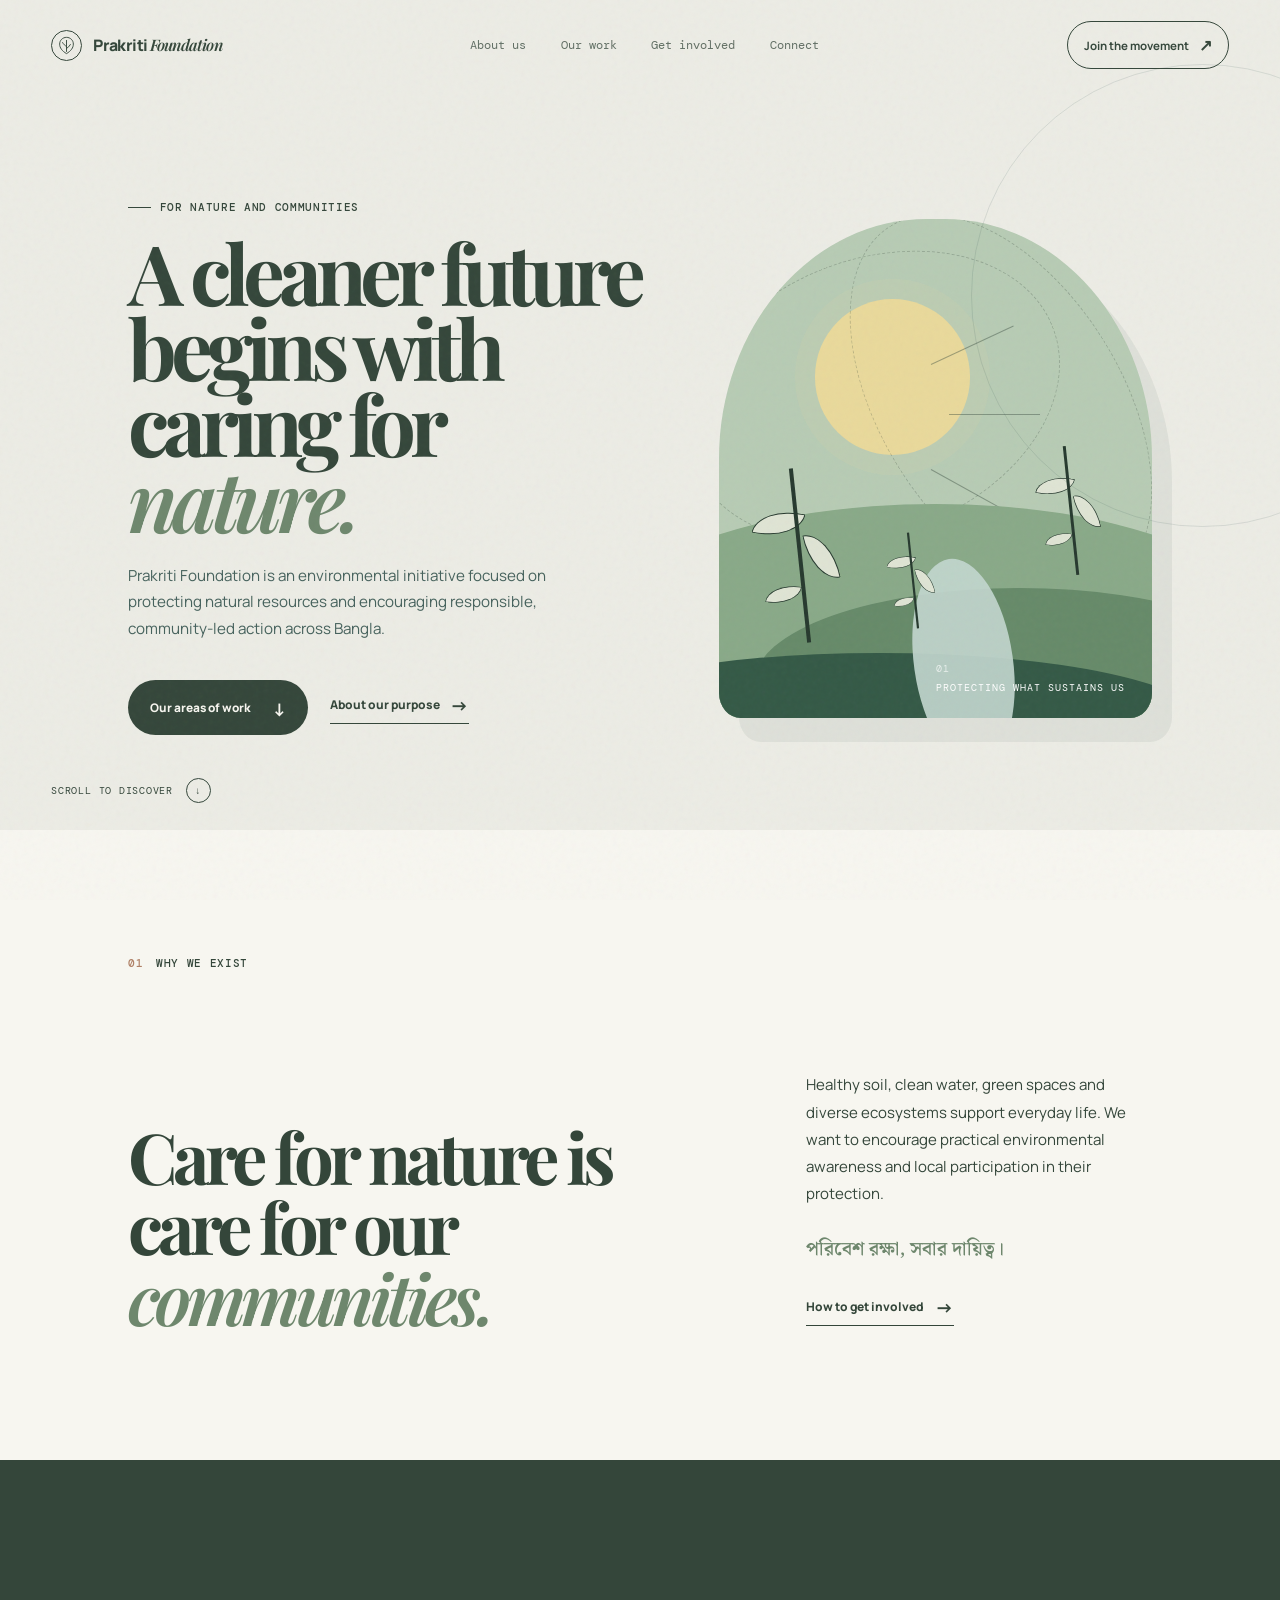
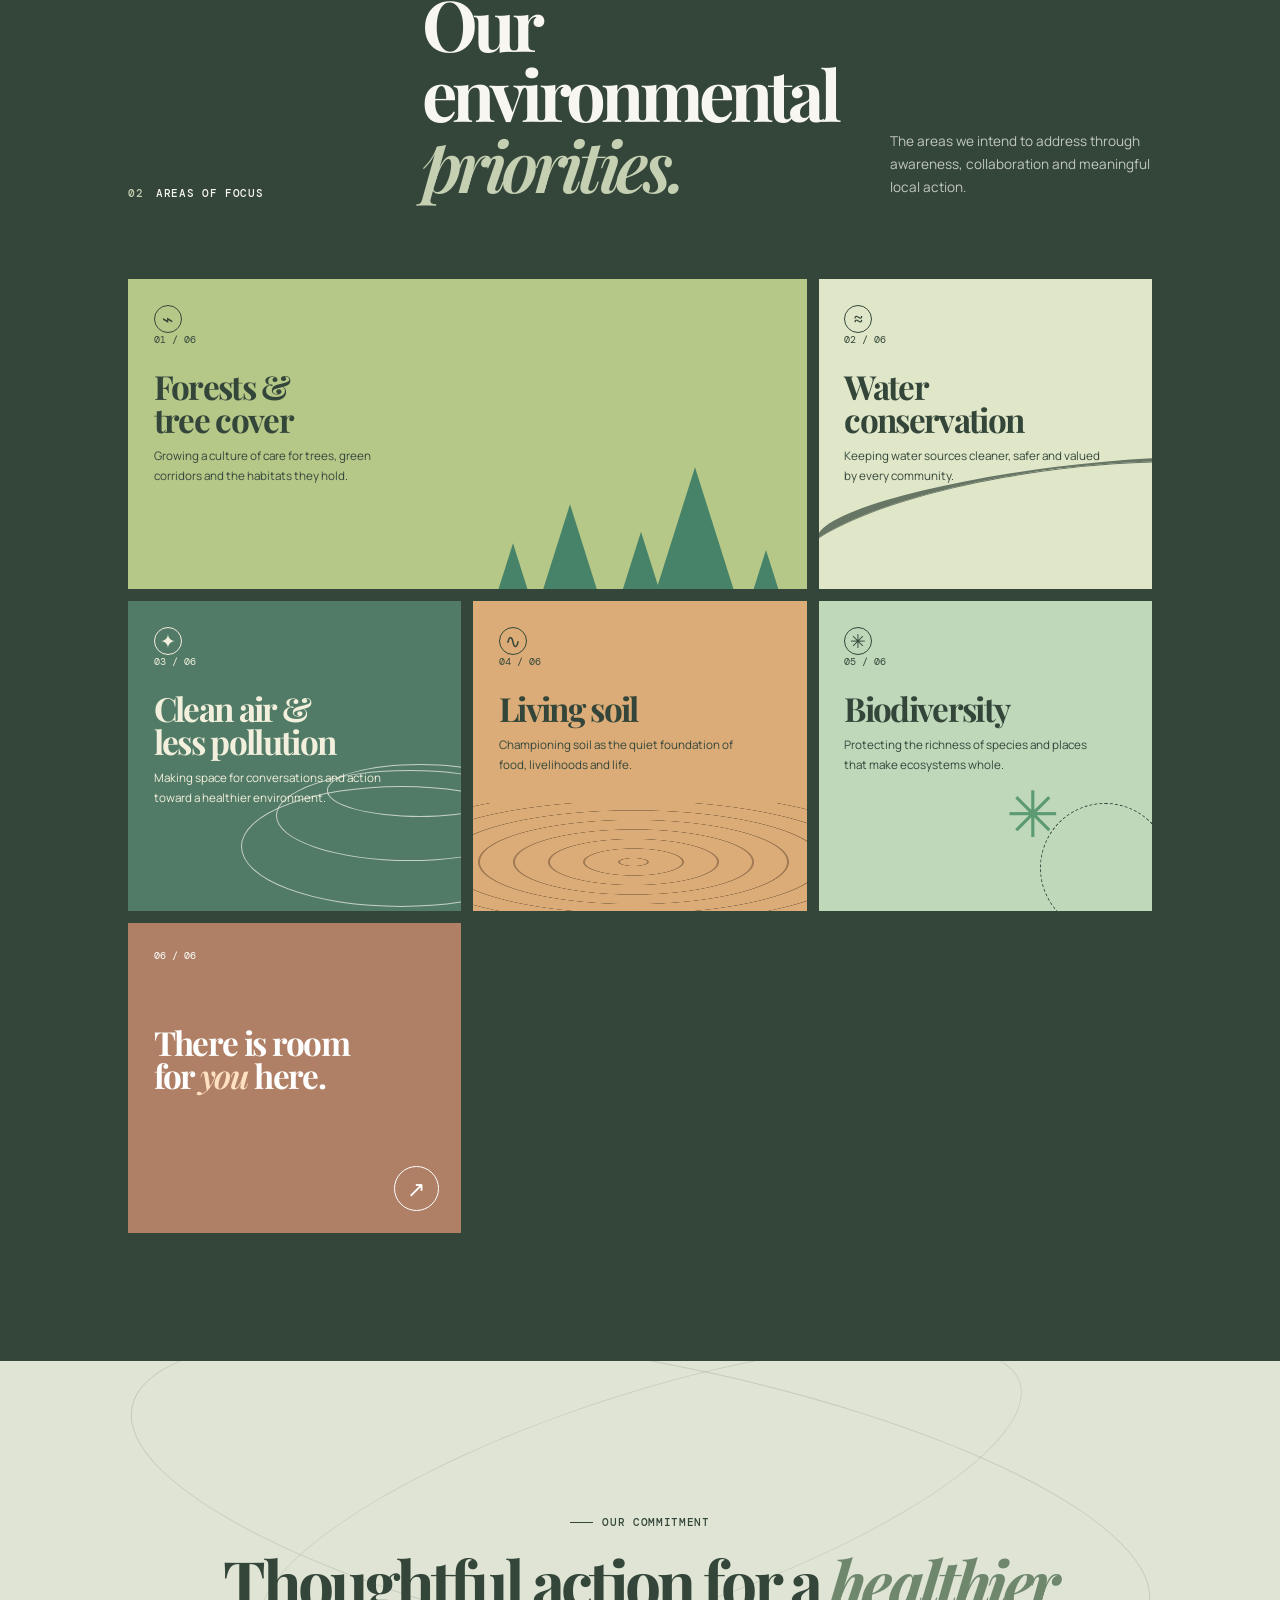
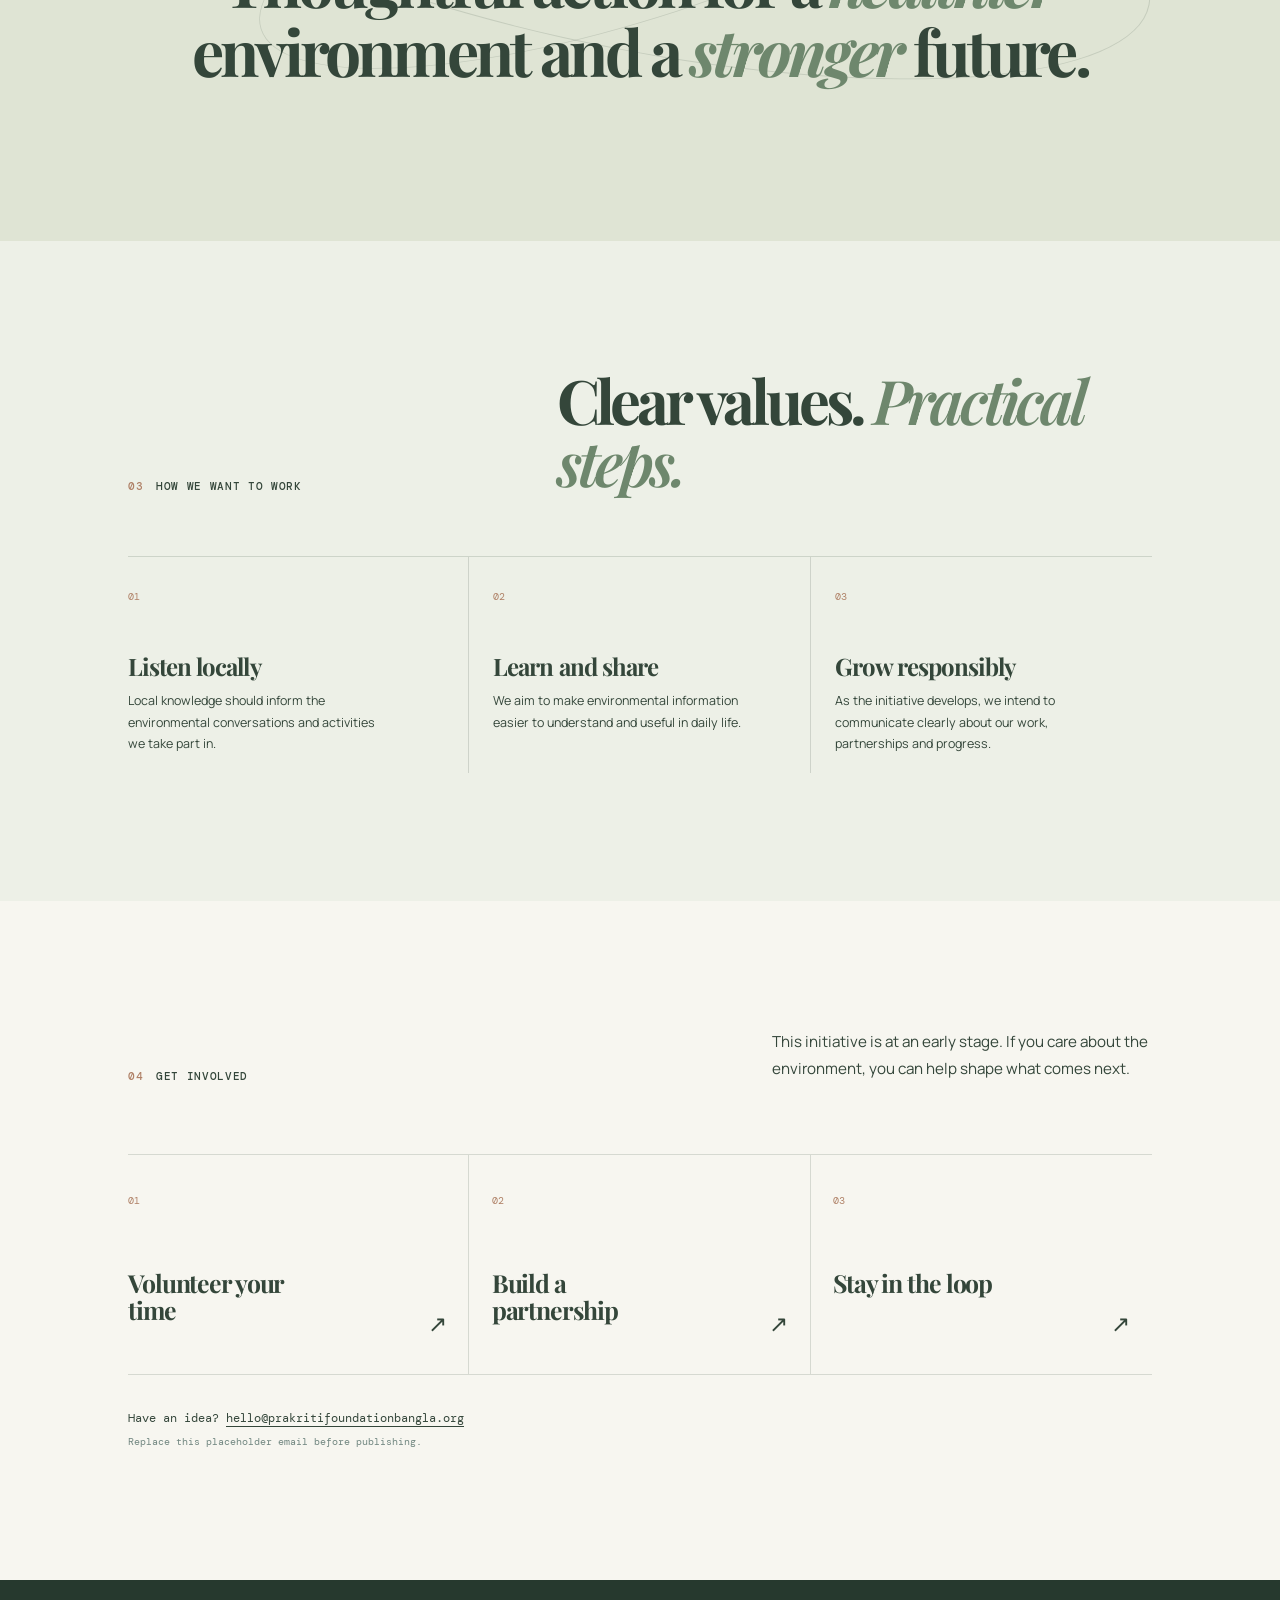
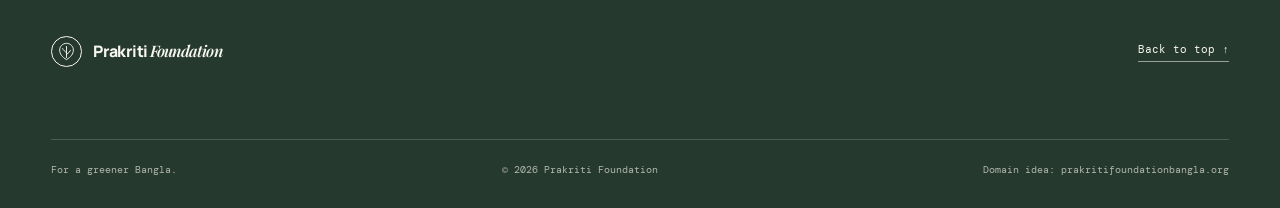
<file: index.html>
<!doctype html>
<html lang="en">
  <head>
    <meta charset="UTF-8" />
    <meta name="viewport" content="width=device-width, initial-scale=1.0" />
    <meta
      name="description"
      content="Prakriti Foundation — an environmental initiative for a healthier Bangla."
    />
    <title>Prakriti Foundation | Growing a living future</title>
    <link rel="preconnect" href="https://fonts.googleapis.com" />
    <link rel="preconnect" href="https://fonts.gstatic.com" crossorigin />
    <link
      href="https://fonts.googleapis.com/css2?family=DM+Mono:wght@400;500&family=Manrope:wght@400;500;600;700;800&family=Noto+Serif+Bengali:wght@500;600;700&family=Playfair+Display:ital,wght@0,600;0,700;0,800;1,600&display=swap"
      rel="stylesheet"
    />
    <link rel="stylesheet" href="styles.css" />
  </head>
  <body>
    <a class="skip-link" href="#main">Skip to content</a>
    <div class="page-grain" aria-hidden="true"></div>

    <header class="site-header" id="top">
      <a class="brand" href="#top" aria-label="Prakriti Foundation home">
        <span class="brand-mark" aria-hidden="true">
          <svg viewBox="0 0 44 44" fill="none">
            <path d="M22 37.5c-8.5-4.9-13.1-11.2-13.1-18.2C8.9 12 14.7 6.4 22 6.4s13.1 5.5 13.1 12.9c0 7-4.6 13.3-13.1 18.2Z" stroke="currentColor" stroke-width="1.8"/>
            <path d="M22 33.4V12.3M22 23.9c-3.2-1.9-5.7-4.4-7.5-7.5M22 27.8c3.1-1.9 5.6-4.5 7.5-7.7" stroke="currentColor" stroke-width="1.8" stroke-linecap="round"/>
          </svg>
        </span>
        <span>Prakriti <em>Foundation</em></span>
      </a>

      <button class="menu-toggle" aria-expanded="false" aria-controls="primary-navigation">
        <span class="sr-only">Open navigation</span>
        <i></i><i></i>
      </button>

      <nav id="primary-navigation" class="main-nav" aria-label="Main navigation">
        <a href="about.html">About us</a>
        <a href="work.html">Our work</a>
        <a href="#join">Get involved</a>
        <a href="#footer">Connect</a>
      </nav>
      <a class="header-cta" href="#join">Join the movement <span>↗</span></a>
    </header>

    <main id="main">
      <section class="hero" aria-labelledby="hero-heading">
        <div class="hero-copy reveal">
          <p class="eyebrow"><span></span> For nature and communities</p>
          <h1 id="hero-heading">A cleaner future begins with caring for <em>nature.</em></h1>
          <p class="hero-summary">Prakriti Foundation is an environmental initiative focused on protecting natural resources and encouraging responsible, community-led action across Bangla.</p>
          <div class="hero-actions">
            <a class="button button-primary" href="work.html">Our areas of work <span>↓</span></a>
            <a class="text-link" href="about.html">About our purpose <span>→</span></a>
          </div>
        </div>

        <div class="hero-art reveal" aria-label="Abstract illustration of a thriving green landscape" role="img">
          <div class="sun"></div>
          <div class="sun-ray ray-one"></div><div class="sun-ray ray-two"></div><div class="sun-ray ray-three"></div>
          <div class="orbital orbital-one"></div><div class="orbital orbital-two"></div>
          <div class="hill hill-back"></div>
          <div class="hill hill-mid"></div>
          <div class="hill hill-front"></div>
          <div class="river"></div>
          <div class="plant plant-left"><i></i><i></i><i></i><b></b></div>
          <div class="plant plant-right"><i></i><i></i><i></i><b></b></div>
          <div class="plant plant-small"><i></i><i></i><i></i><b></b></div>
          <div class="hero-caption"><span>01</span> Protecting what sustains us</div>
        </div>

        <a class="scroll-cue" href="#about" aria-label="Scroll to discover"><span>Scroll to discover</span><i>↓</i></a>
      </section>

      <section class="intro section-pad" id="about">
        <div class="section-label reveal"><span>01</span> Why we exist</div>
        <div class="intro-grid">
          <h2 class="reveal">Care for nature is care for our <em>communities.</em></h2>
          <div class="intro-copy reveal">
            <p>Healthy soil, clean water, green spaces and diverse ecosystems support everyday life. We want to encourage practical environmental awareness and local participation in their protection.</p>
            <p class="bangla" lang="bn">পরিবেশ রক্ষা, সবার দায়িত্ব।</p>
            <a class="text-link" href="#join">How to get involved <span>→</span></a>
          </div>
        </div>
      </section>

      <section class="work section-pad" id="work" aria-labelledby="work-heading">
        <div class="work-heading">
          <div class="section-label reveal"><span>02</span> Areas of focus</div>
          <h2 id="work-heading" class="reveal">Our environmental <em>priorities.</em></h2>
          <p class="reveal">The areas we intend to address through awareness, collaboration and meaningful local action.</p>
        </div>
        <div class="focus-grid">
          <article class="focus-card focus-card-wide reveal">
            <div class="card-icon leaf-icon" aria-hidden="true">⌁</div>
            <p class="card-index">01 / 06</p>
            <h3>Forests &amp;<br />tree cover</h3>
            <p>Growing a culture of care for trees, green corridors and the habitats they hold.</p>
            <div class="card-graphic forest-graphic" aria-hidden="true"><i></i><i></i><i></i><i></i><i></i></div>
          </article>
          <article class="focus-card reveal">
            <div class="card-icon water-icon" aria-hidden="true">≈</div>
            <p class="card-index">02 / 06</p>
            <h3>Water<br />conservation</h3>
            <p>Keeping water sources cleaner, safer and valued by every community.</p>
            <div class="card-graphic water-graphic" aria-hidden="true"></div>
          </article>
          <article class="focus-card dark-card reveal">
            <div class="card-icon" aria-hidden="true">✦</div>
            <p class="card-index">03 / 06</p>
            <h3>Clean air &amp;<br />less pollution</h3>
            <p>Making space for conversations and action toward a healthier environment.</p>
            <div class="card-graphic air-graphic" aria-hidden="true"><i></i><i></i><i></i></div>
          </article>
          <article class="focus-card soil-card reveal">
            <div class="card-icon" aria-hidden="true">∿</div>
            <p class="card-index">04 / 06</p>
            <h3>Living soil</h3>
            <p>Championing soil as the quiet foundation of food, livelihoods and life.</p>
            <div class="card-graphic soil-graphic" aria-hidden="true"><i></i><i></i><i></i><i></i></div>
          </article>
          <article class="focus-card biodiversity-card reveal">
            <div class="card-icon" aria-hidden="true">✳</div>
            <p class="card-index">05 / 06</p>
            <h3>Biodiversity</h3>
            <p>Protecting the richness of species and places that make ecosystems whole.</p>
            <div class="card-graphic biodiversity-graphic" aria-hidden="true"><i></i><i></i></div>
          </article>
          <article class="focus-card join-card reveal">
            <p class="card-index">06 / 06</p>
            <h3>There is room<br />for <em>you</em> here.</h3>
            <a href="#join" class="round-arrow" aria-label="Go to get involved">↗</a>
          </article>
        </div>
      </section>

      <section class="statement" aria-label="Our shared promise">
        <div class="statement-orbit orbit-a"></div><div class="statement-orbit orbit-b"></div>
        <p class="eyebrow"><span></span> Our commitment</p>
        <p class="statement-copy reveal">Thoughtful action for a <em>healthier</em><br />environment and a <em>stronger</em> future.</p>
      </section>

      <section class="principles section-pad" aria-labelledby="principles-heading">
        <div class="principles-heading reveal">
          <div class="section-label"><span>03</span> How we want to work</div>
          <h2 id="principles-heading">Clear values. <em>Practical steps.</em></h2>
        </div>
        <div class="principle-list">
          <article class="principle reveal"><span>01</span><h3>Listen locally</h3><p>Local knowledge should inform the environmental conversations and activities we take part in.</p></article>
          <article class="principle reveal"><span>02</span><h3>Learn and share</h3><p>We aim to make environmental information easier to understand and useful in daily life.</p></article>
          <article class="principle reveal"><span>03</span><h3>Grow responsibly</h3><p>As the initiative develops, we intend to communicate clearly about our work, partnerships and progress.</p></article>
        </div>
      </section>

      <section class="join section-pad" id="join">
        <div class="join-top">
          <div class="section-label reveal"><span>04</span> Get involved</div>
          <p class="reveal">This initiative is at an early stage. If you care about the environment, you can help shape what comes next.</p>
        </div>
        <div class="join-grid">
          <a class="join-option reveal" href="mailto:hello@prakritifoundationbangla.org?subject=I%20want%20to%20volunteer">
            <span class="option-number">01</span>
            <h3>Volunteer your time</h3><span class="option-arrow">↗</span>
          </a>
          <a class="join-option reveal" href="mailto:hello@prakritifoundationbangla.org?subject=I%20want%20to%20collaborate">
            <span class="option-number">02</span>
            <h3>Build a partnership</h3><span class="option-arrow">↗</span>
          </a>
          <a class="join-option reveal" href="mailto:hello@prakritifoundationbangla.org?subject=Keep%20me%20updated">
            <span class="option-number">03</span>
            <h3>Stay in the loop</h3><span class="option-arrow">↗</span>
          </a>
        </div>
        <p class="email-note reveal">Have an idea? <a href="mailto:hello@prakritifoundationbangla.org">hello@prakritifoundationbangla.org</a><br /><small>Replace this placeholder email before publishing.</small></p>
      </section>
    </main>

    <footer id="footer">
      <div class="footer-top">
      <a class="brand" href="index.html"><span class="brand-mark" aria-hidden="true"><svg viewBox="0 0 44 44" fill="none"><path d="M22 37.5c-8.5-4.9-13.1-11.2-13.1-18.2C8.9 12 14.7 6.4 22 6.4s13.1 5.5 13.1 12.9c0 7-4.6 13.3-13.1 18.2Z" stroke="currentColor" stroke-width="1.8"/><path d="M22 33.4V12.3M22 23.9c-3.2-1.9-5.7-4.4-7.5-7.5M22 27.8c3.1-1.9 5.6-4.5 7.5-7.7" stroke="currentColor" stroke-width="1.8" stroke-linecap="round"/></svg></span><span>Prakriti <em>Foundation</em></span></a>
        <a class="back-top" href="#top">Back to top ↑</a>
      </div>
      <div class="footer-bottom">
        <p>For a greener Bangla.</p>
        <p>© <span id="year"></span> Prakriti Foundation</p>
        <p class="domain-note">Domain idea: prakritifoundationbangla.org</p>
      </div>
    </footer>
    <script src="app.js"></script>
  </body>
</html>
</file>
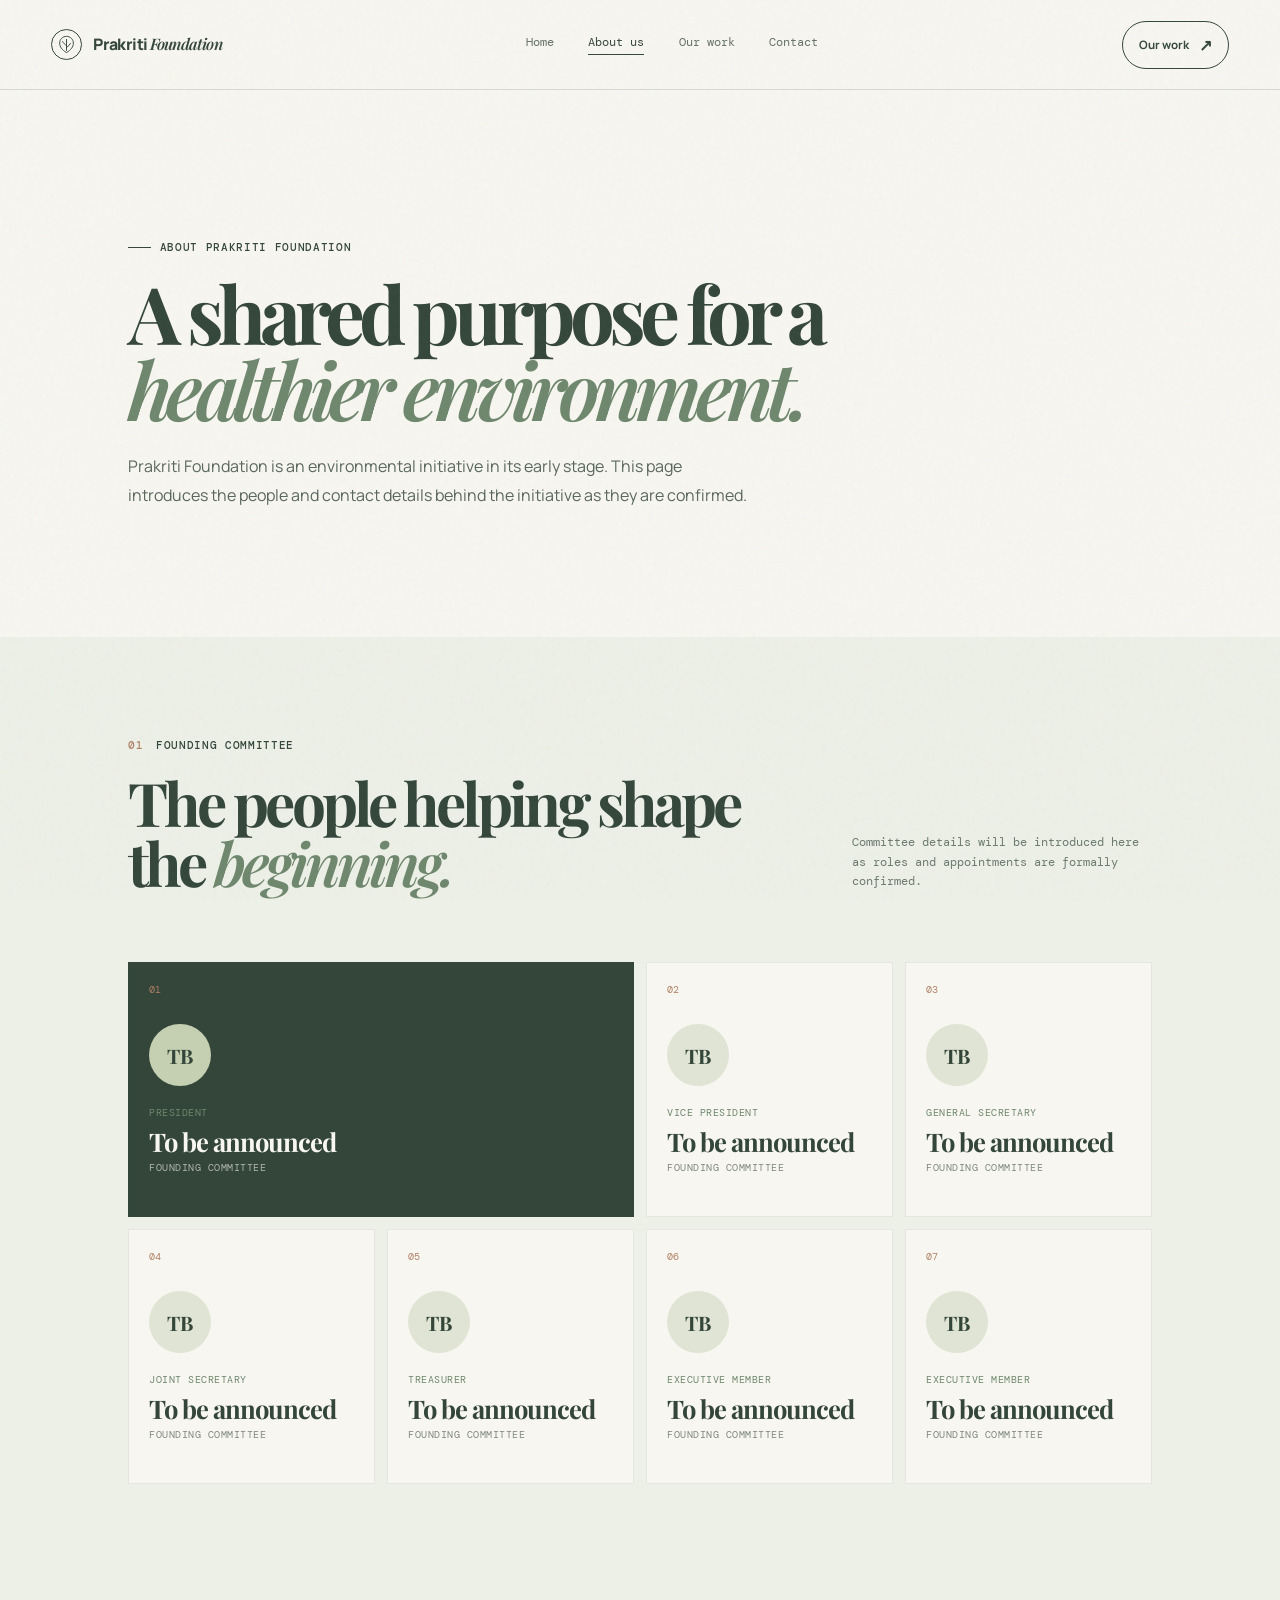
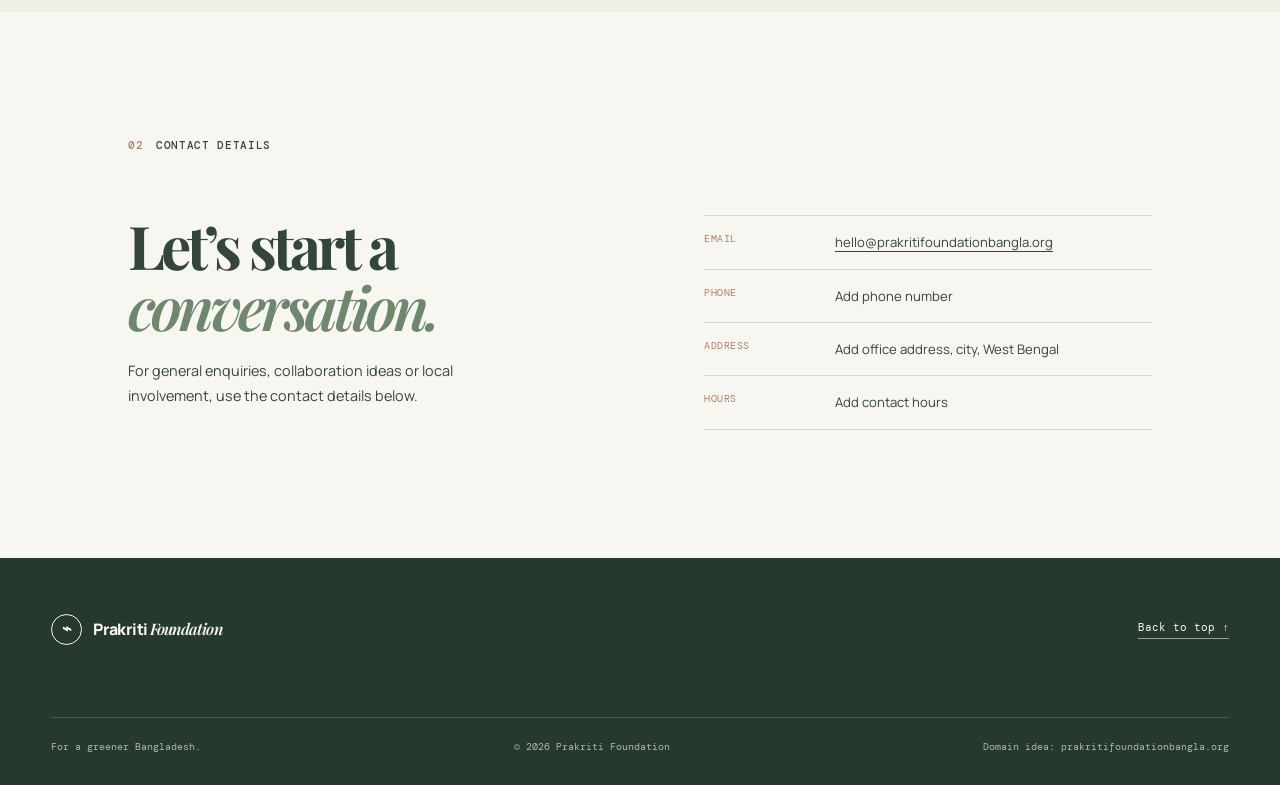
<file: about.html>
<!doctype html>
<html lang="en">
  <head>
    <meta charset="UTF-8" /><meta name="viewport" content="width=device-width, initial-scale=1.0" />
    <meta name="description" content="About Prakriti Foundation and its founding committee." />
    <title>About Us | Prakriti Foundation</title>
    <link rel="preconnect" href="https://fonts.googleapis.com" /><link rel="preconnect" href="https://fonts.gstatic.com" crossorigin />
    <link href="https://fonts.googleapis.com/css2?family=DM+Mono:wght@400;500&family=Manrope:wght@400;500;600;700;800&family=Playfair+Display:ital,wght@0,600;0,700;0,800&display=swap" rel="stylesheet" />
    <link rel="stylesheet" href="styles.css" />
  </head>
  <body class="inner-page">
    <a class="skip-link" href="#main">Skip to content</a><div class="page-grain" aria-hidden="true"></div>
    <header class="site-header inner-header" id="top">
      <a class="brand" href="index.html" aria-label="Prakriti Foundation home"><span class="brand-mark" aria-hidden="true"><svg viewBox="0 0 44 44" fill="none"><path d="M22 37.5c-8.5-4.9-13.1-11.2-13.1-18.2C8.9 12 14.7 6.4 22 6.4s13.1 5.5 13.1 12.9c0 7-4.6 13.3-13.1 18.2Z" stroke="currentColor" stroke-width="1.8"/><path d="M22 33.4V12.3M22 23.9c-3.2-1.9-5.7-4.4-7.5-7.5M22 27.8c3.1-1.9 5.6-4.5 7.5-7.7" stroke="currentColor" stroke-width="1.8" stroke-linecap="round"/></svg></span><span>Prakriti <em>Foundation</em></span></a>
      <button class="menu-toggle" aria-expanded="false" aria-controls="primary-navigation"><span class="sr-only">Open navigation</span><i></i><i></i></button>
      <nav id="primary-navigation" class="main-nav" aria-label="Main navigation"><a href="index.html">Home</a><a aria-current="page" href="about.html">About us</a><a href="work.html">Our work</a><a href="#contact">Contact</a></nav>
      <a class="header-cta" href="work.html">Our work <span>↗</span></a>
    </header>
    <main id="main">
      <section class="page-hero"><p class="eyebrow"><span></span> About Prakriti Foundation</p><h1>A shared purpose for a <em>healthier environment.</em></h1><p>Prakriti Foundation is an environmental initiative in its early stage. This page introduces the people and contact details behind the initiative as they are confirmed.</p></section>
      <section class="committee section-pad" aria-labelledby="committee-heading"><div class="section-heading-row"><div><div class="section-label"><span>01</span> Founding committee</div><h2 id="committee-heading">The people helping shape the <em>beginning.</em></h2></div><p>Committee details will be introduced here as roles and appointments are formally confirmed.</p></div><div class="leader-grid" data-leadership-list></div></section>
      <section class="contact-section section-pad" id="contact" aria-labelledby="contact-heading"><div class="section-label"><span>02</span> Contact details</div><div class="contact-grid"><div><h2 id="contact-heading">Let’s start a <em>conversation.</em></h2><p>For general enquiries, collaboration ideas or local involvement, use the contact details below.</p></div><dl class="contact-list"><div><dt>Email</dt><dd><a data-contact="email"></a></dd></div><div><dt>Phone</dt><dd data-contact="phone"></dd></div><div><dt>Address</dt><dd data-contact="address"></dd></div><div><dt>Hours</dt><dd data-contact="hours"></dd></div></dl></div></section>
    </main>
    <footer><div class="footer-top"><a class="brand" href="index.html"><span class="brand-mark" aria-hidden="true">⌁</span><span>Prakriti <em>Foundation</em></span></a><a class="back-top" href="#top">Back to top ↑</a></div><div class="footer-bottom"><p>For a greener Bangladesh.</p><p>© <span data-current-year></span> Prakriti Foundation</p><p class="domain-note">Domain idea: prakritifoundationbangla.org</p></div></footer>
    <script src="app.js"></script><script src="site-content.js"></script><script src="content-renderer.js"></script>
  </body>
</html>
</file>
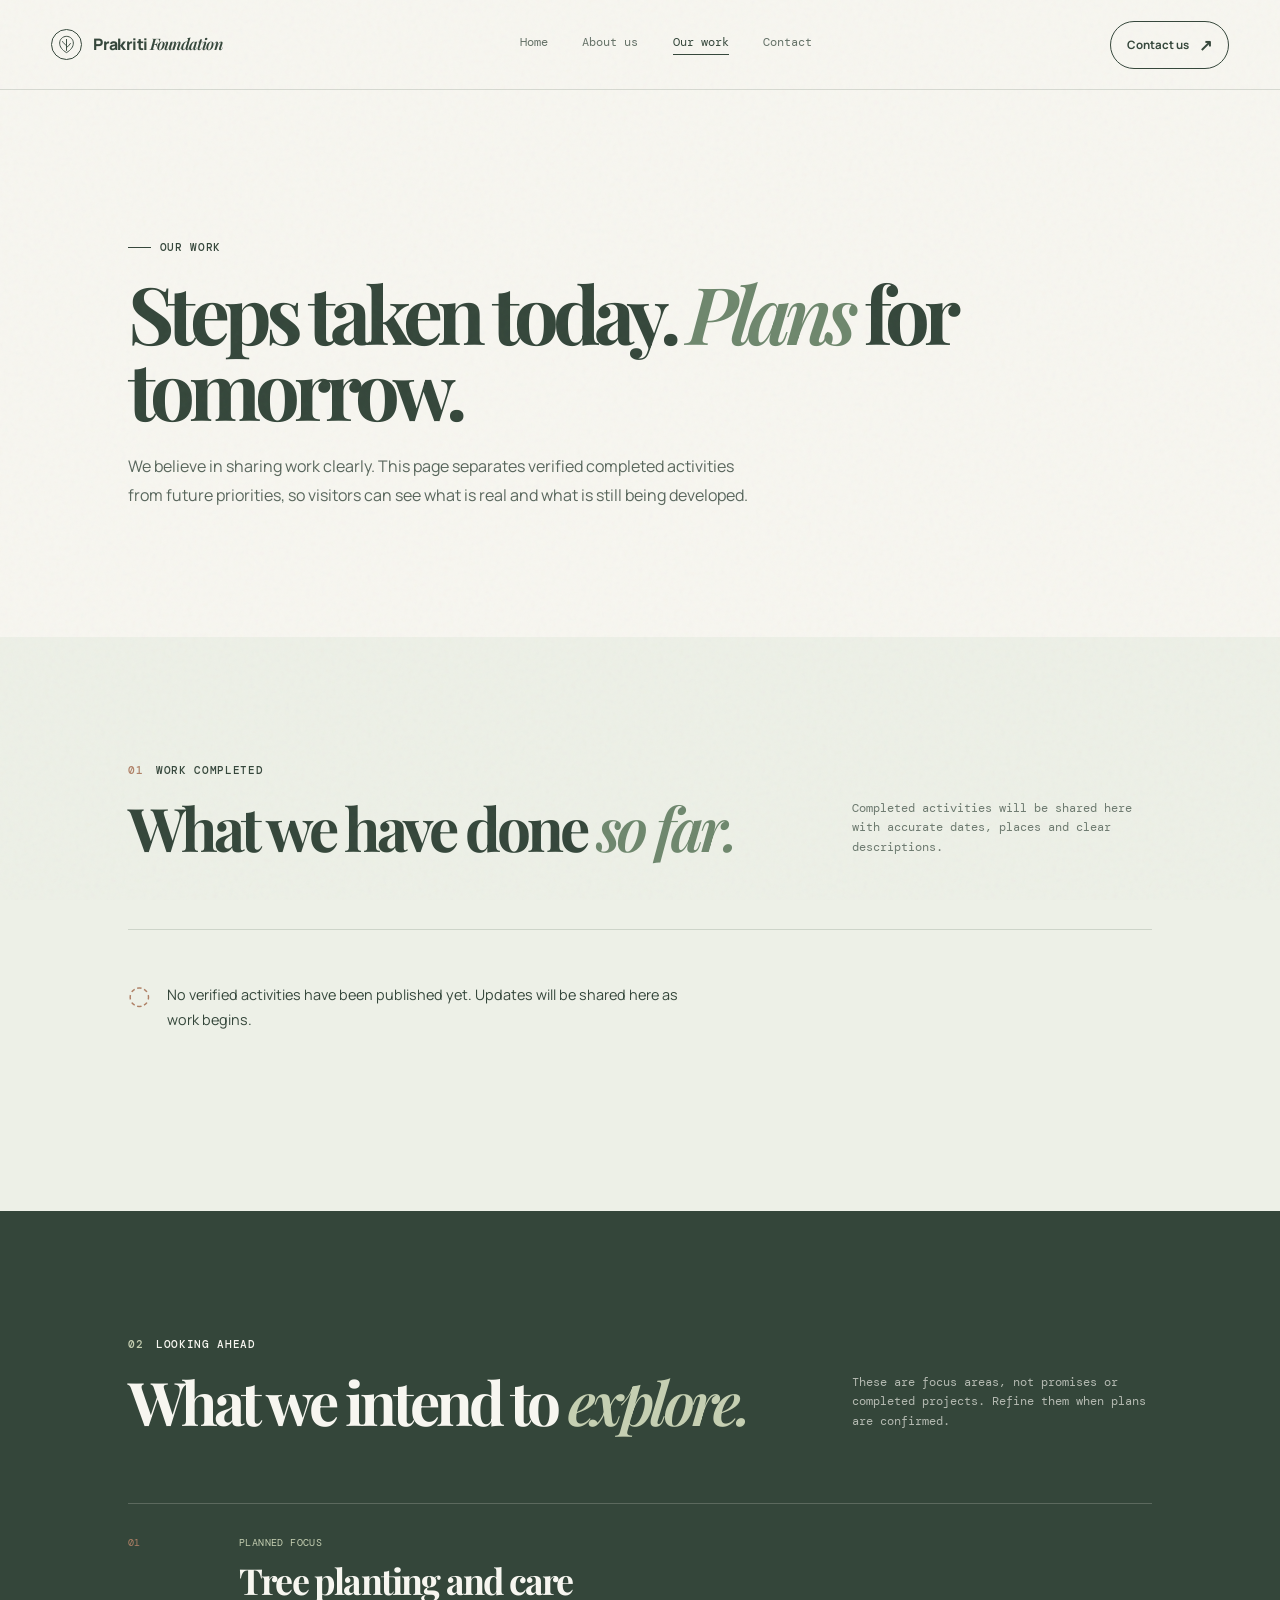
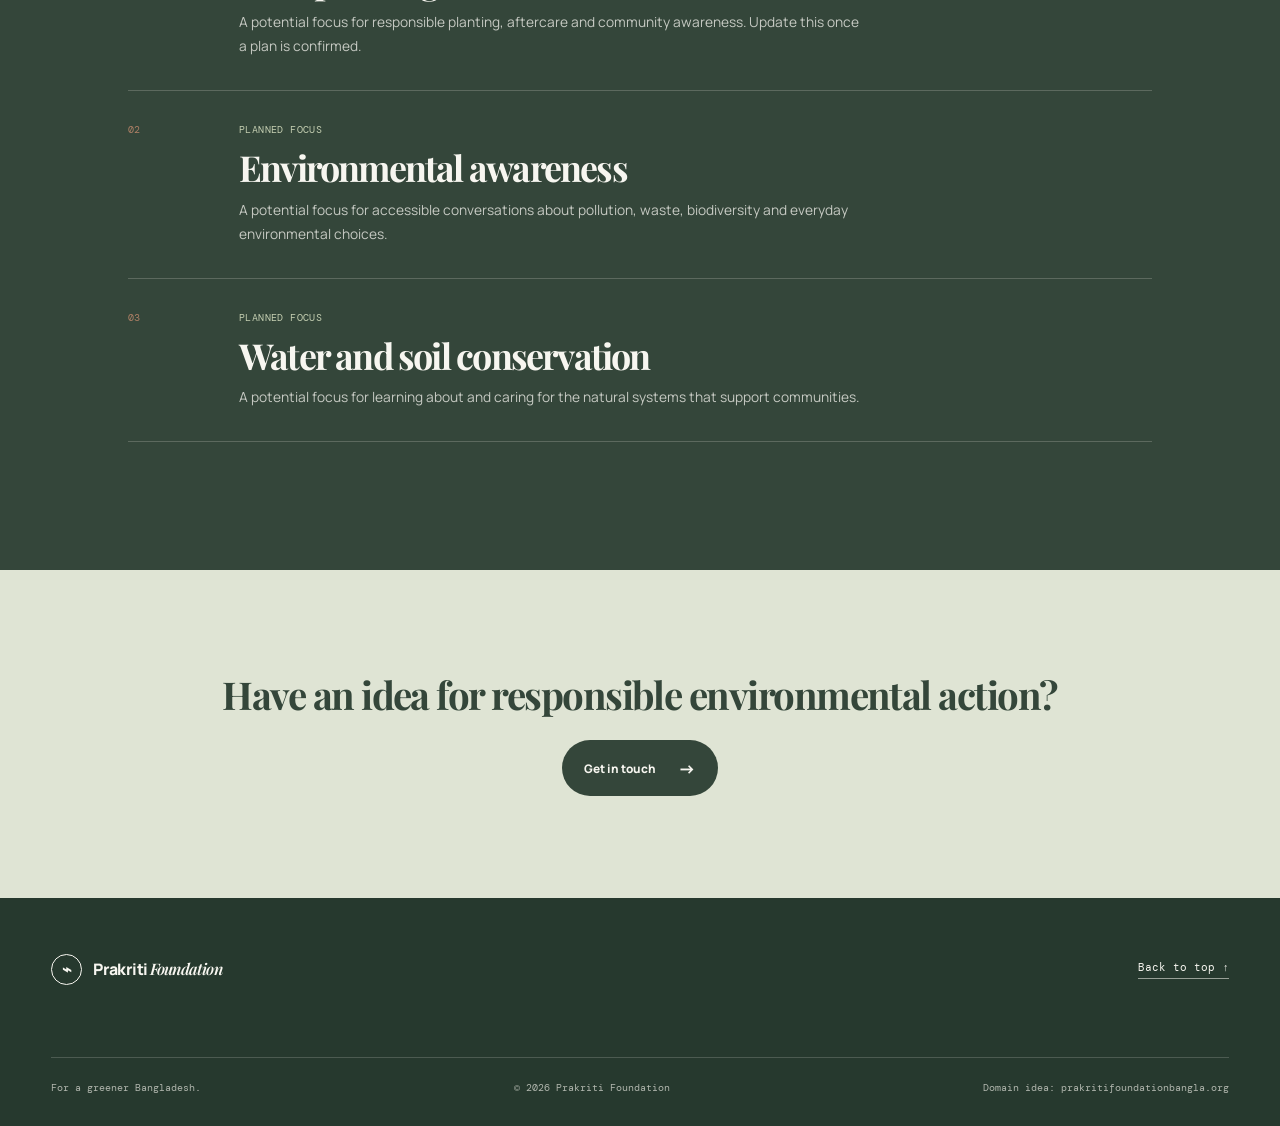
<file: work.html>
<!doctype html>
<html lang="en">
  <head>
    <meta charset="UTF-8" /><meta name="viewport" content="width=device-width, initial-scale=1.0" />
    <meta name="description" content="Current and planned environmental work of Prakriti Foundation." />
    <title>Our Work | Prakriti Foundation</title>
    <link rel="preconnect" href="https://fonts.googleapis.com" /><link rel="preconnect" href="https://fonts.gstatic.com" crossorigin />
    <link href="https://fonts.googleapis.com/css2?family=DM+Mono:wght@400;500&family=Manrope:wght@400;500;600;700;800&family=Playfair+Display:ital,wght@0,600;0,700;0,800&display=swap" rel="stylesheet" />
    <link rel="stylesheet" href="styles.css" />
  </head>
  <body class="inner-page">
    <a class="skip-link" href="#main">Skip to content</a><div class="page-grain" aria-hidden="true"></div>
    <header class="site-header inner-header" id="top">
      <a class="brand" href="index.html" aria-label="Prakriti Foundation home"><span class="brand-mark" aria-hidden="true"><svg viewBox="0 0 44 44" fill="none"><path d="M22 37.5c-8.5-4.9-13.1-11.2-13.1-18.2C8.9 12 14.7 6.4 22 6.4s13.1 5.5 13.1 12.9c0 7-4.6 13.3-13.1 18.2Z" stroke="currentColor" stroke-width="1.8"/><path d="M22 33.4V12.3M22 23.9c-3.2-1.9-5.7-4.4-7.5-7.5M22 27.8c3.1-1.9 5.6-4.5 7.5-7.7" stroke="currentColor" stroke-width="1.8" stroke-linecap="round"/></svg></span><span>Prakriti <em>Foundation</em></span></a>
      <button class="menu-toggle" aria-expanded="false" aria-controls="primary-navigation"><span class="sr-only">Open navigation</span><i></i><i></i></button>
      <nav id="primary-navigation" class="main-nav" aria-label="Main navigation"><a href="index.html">Home</a><a href="about.html">About us</a><a aria-current="page" href="work.html">Our work</a><a href="about.html#contact">Contact</a></nav>
      <a class="header-cta" href="about.html#contact">Contact us <span>↗</span></a>
    </header>
    <main id="main">
      <section class="page-hero"><p class="eyebrow"><span></span> Our work</p><h1>Steps taken today. <em>Plans</em> for tomorrow.</h1><p>We believe in sharing work clearly. This page separates verified completed activities from future priorities, so visitors can see what is real and what is still being developed.</p></section>
      <section class="work-page-section section-pad" aria-labelledby="completed-heading"><div class="section-heading-row"><div><div class="section-label"><span>01</span> Work completed</div><h2 id="completed-heading">What we have done <em>so far.</em></h2></div><p>Completed activities will be shared here with accurate dates, places and clear descriptions.</p></div><div class="work-list" data-completed-work></div></section>
      <section class="planned-section section-pad" aria-labelledby="planned-heading"><div class="section-heading-row"><div><div class="section-label"><span>02</span> Looking ahead</div><h2 id="planned-heading">What we intend to <em>explore.</em></h2></div><p>These are focus areas, not promises or completed projects. Refine them when plans are confirmed.</p></div><div class="work-list" data-planned-work></div></section>
      <section class="work-contact"><p>Have an idea for responsible environmental action?</p><a class="button button-primary" href="about.html#contact">Get in touch <span>→</span></a></section>
    </main>
    <footer><div class="footer-top"><a class="brand" href="index.html"><span class="brand-mark" aria-hidden="true">⌁</span><span>Prakriti <em>Foundation</em></span></a><a class="back-top" href="#top">Back to top ↑</a></div><div class="footer-bottom"><p>For a greener Bangladesh.</p><p>© <span data-current-year></span> Prakriti Foundation</p><p class="domain-note">Domain idea: prakritifoundationbangla.org</p></div></footer>
    <script src="app.js"></script><script src="site-content.js"></script><script src="content-renderer.js"></script>
  </body>
</html>
</file>
<file: styles.css>
:root {
  --ink: #34463a;
  --deep: #26392e;
  --leaf: #6e876d;
  --fern: #c5cfb2;
  --moss: #dfe4d4;
  --mist: #f7f6f0;
  --paper: #ecece5;
  --clay: #af8066;
  --line: rgba(52, 70, 58, .17);
  --serif: "Playfair Display", Georgia, serif;
  --sans: "Manrope", Arial, sans-serif;
  --mono: "DM Mono", monospace;
}

* { box-sizing: border-box; }
html { scroll-behavior: smooth; }
body { margin: 0; background: var(--mist); color: var(--ink); font-family: var(--sans); overflow-x: hidden; }
a { color: inherit; text-decoration: none; }
.skip-link { position: fixed; z-index: 99; top: -60px; left: 1rem; background: var(--ink); color: #fff; padding: .75rem 1rem; transition: top .2s; }
.skip-link:focus { top: 1rem; }
.page-grain { pointer-events: none; position: fixed; z-index: 20; inset: 0; opacity: .26; background-image: url("data:image/svg+xml,%3Csvg viewBox='0 0 220 220' xmlns='http://www.w3.org/2000/svg'%3E%3Cfilter id='n'%3E%3CfeTurbulence type='fractalNoise' baseFrequency='.8' numOctaves='4' stitchTiles='stitch'/%3E%3C/filter%3E%3Crect width='100%25' height='100%25' filter='url(%23n)' opacity='.14'/%3E%3C/svg%3E"); }
.sr-only { position: absolute; width: 1px; height: 1px; padding: 0; margin: -1px; overflow: hidden; clip: rect(0, 0, 0, 0); white-space: nowrap; border: 0; }

.site-header { height: 90px; padding: 0 clamp(1.35rem, 4vw, 4.75rem); display: flex; align-items: center; justify-content: space-between; position: absolute; z-index: 5; top: 0; width: 100%; }
.brand { display: inline-flex; align-items: center; gap: .7rem; font-size: .99rem; line-height: 1; font-weight: 800; letter-spacing: -.04em; }
.brand em { font-family: var(--serif); font-weight: 600; letter-spacing: -.05em; }
.brand-mark { display: grid; place-items: center; width: 31px; height: 31px; border: 1px solid currentColor; border-radius: 50%; }
.brand-mark svg { width: 23px; height: 23px; }
.main-nav { display: flex; gap: clamp(1.2rem, 2.7vw, 3rem); font-size: .72rem; font-family: var(--mono); }
.main-nav a { opacity: .75; transition: opacity .2s; }
.main-nav a:hover { opacity: 1; }
.header-cta { display: inline-flex; align-items: center; gap: .6rem; padding: .75rem 1rem; border: 1px solid var(--ink); border-radius: 999px; font-size: .72rem; font-weight: 700; transition: background .2s, color .2s; }
.header-cta:hover { background: var(--ink); color: var(--mist); }
.header-cta span { font-size: 1rem; }
.menu-toggle { display: none; }

.hero { min-height: min(830px, 100vh); padding: 11.7rem clamp(1.35rem, 10vw, 11.5rem) 5rem; display: grid; grid-template-columns: minmax(300px, 1fr) minmax(320px, .82fr); align-items: center; gap: 5vw; position: relative; overflow: hidden; background: var(--paper); }
.hero::after { content: ""; position: absolute; width: 36vw; height: 36vw; min-width: 350px; min-height: 350px; right: -12vw; top: 4rem; border-radius: 50%; border: 1px solid rgba(24, 60, 54, .11); }
.eyebrow, .section-label { margin: 0; font: 500 .69rem/1 var(--mono); letter-spacing: .06em; text-transform: uppercase; }
.eyebrow { display: flex; align-items: center; gap: .55rem; }
.eyebrow span { display: inline-block; width: 23px; height: 1px; background: currentColor; }
.hero h1 { max-width: 640px; font: 700 clamp(3.5rem, 6.5vw, 7rem)/.91 var(--serif); letter-spacing: -.075em; margin: 1.3rem 0 1.65rem; }
h1 em, h2 em, h3 em { font-weight: 600; color: var(--leaf); }
.hero-summary { max-width: 430px; font-size: .95rem; line-height: 1.75; color: rgba(24, 60, 54, .79); }
.hero-actions { display: flex; align-items: center; flex-wrap: wrap; gap: 1.4rem; margin-top: 2.35rem; }
.button { display: inline-flex; justify-content: center; align-items: center; gap: 1.4rem; border-radius: 999px; padding: .98rem 1.35rem; font-size: .74rem; font-weight: 800; }
.button-primary { color: var(--mist); background: var(--ink); transition: transform .2s, background .2s; }
.button-primary:hover { transform: translateY(-3px); background: var(--leaf); }
.button span { font-size: 1.1rem; }
.text-link { display: inline-flex; align-items: center; gap: .65rem; font-size: .75rem; font-weight: 800; border-bottom: 1px solid var(--ink); padding-bottom: .3rem; }
.text-link span { font-size: 1.15rem; transition: transform .2s; }.text-link:hover span { transform: translateX(4px); }

.hero-art { height: min(39vw, 560px); min-height: 420px; border-radius: 48% 48% 5% 5%; position: relative; overflow: hidden; background: #b7cbb4; box-shadow: 20px 24px 0 rgba(52, 70, 58, .07); isolation: isolate; }
.sun { position: absolute; width: 36%; aspect-ratio: 1; border-radius: 50%; left: 22%; top: 16%; background: #e9d99b; box-shadow: 0 0 0 20px rgba(233,217,155,.10); }
.sun-ray { height: 1px; width: 21%; background: rgba(52,70,58,.42); position: absolute; transform-origin: left; }.ray-one { top: 29%; left: 49%; transform: rotate(-25deg); }.ray-two { top: 39%; left: 53%; }.ray-three { top: 50%; left: 49%; transform: rotate(29deg); }
.orbital { border: 1px dashed rgba(52, 70, 58, .25); position: absolute; border-radius: 50%; }.orbital-one { width: 89%; height: 55%; top: 8%; left: -9%; transform: rotate(-21deg); }.orbital-two { width: 56%; height: 84%; top: -5%; right: 7%; transform: rotate(-32deg); }
.hill { position: absolute; width: 150%; border-radius: 50% 50% 0 0; left: -25%; }.hill-back { height: 48%; bottom: -5%; background: #89a988; }.hill-mid { height: 38%; bottom: -12%; background: #668a69; left: 8%; width: 123%; }.hill-front { height: 28%; bottom: -15%; background: #345946; left: -38%; }
.river { position: absolute; bottom: -10%; left: 45%; width: 23%; height: 42%; background: #c4d7d0; transform: rotate(-8deg); border-radius: 50%; opacity: .9; }
.plant { position: absolute; bottom: 15%; width: 92px; height: 175px; z-index: 2; }.plant-left { left: 8%; }.plant-right { right: 8%; bottom: 24%; transform: scale(.74); }.plant-small { left: 34%; bottom: 10%; transform: scale(.55); }
.plant b { position: absolute; height: 100%; width: 4px; background: var(--deep); left: 48%; bottom: 0; transform: rotate(-6deg); }.plant i { position: absolute; display: block; width: 49px; height: 29px; border-radius: 100% 0 100% 0; background: var(--moss); border: 1px solid var(--deep); }.plant i:nth-of-type(1) { left: 0; top: 23%; transform: rotate(12deg); }.plant i:nth-of-type(2) { right: 0; top: 42%; transform: rotate(78deg); }.plant i:nth-of-type(3) { left: 5px; top: 64%; transform: rotate(8deg) scale(.7); }
.hero-caption { position: absolute; z-index: 3; bottom: 1.5rem; right: 1.7rem; color: #fff; font: .62rem var(--mono); letter-spacing: .1em; text-transform: uppercase; }.hero-caption span { display: block; margin-bottom: .4rem; opacity: .7; }
.scroll-cue { position: absolute; bottom: 1.7rem; left: clamp(1.35rem, 4vw, 4.75rem); display: flex; align-items: center; gap: .8rem; font: .6rem var(--mono); text-transform: uppercase; letter-spacing: .08em; }.scroll-cue i { font-style: normal; width: 25px; height: 25px; border: 1px solid var(--ink); border-radius: 50%; display: grid; place-items: center; animation: bounce 1.7s infinite; }
@keyframes bounce { 50% { transform: translateY(4px); } }

.section-pad { padding: clamp(5.7rem, 10vw, 10.5rem) clamp(1.35rem, 10vw, 11.5rem); }.section-label { display: flex; align-items: center; gap: .8rem; }.section-label span { color: var(--clay); }
.intro { background: var(--mist); }.intro-grid { margin-top: clamp(3.5rem, 8vw, 7.5rem); display: grid; grid-template-columns: 1.25fr .75fr; align-items: end; gap: clamp(2rem, 8vw, 11rem); }.intro h2, .work h2 { margin: 0; font: 700 clamp(2.8rem, 5.5vw, 5.6rem)/1 var(--serif); letter-spacing: -.065em; }.intro-copy { padding-bottom: .4rem; }.intro-copy p { font-size: .94rem; line-height: 1.8; margin: 0 0 1.2rem; }.intro-copy .bangla { font: 600 1.2rem/1.7 "Noto Serif Bengali", serif; color: var(--leaf); margin: 1.7rem 0; }

.work { background: var(--ink); color: var(--mist); }.work .section-label span { color: var(--fern); }.work-heading { display: grid; grid-template-columns: .6fr 1fr .6fr; gap: 2rem; align-items: end; }.work h2 { color: var(--mist); }.work h2 em { color: var(--fern); }.work-heading > p { margin: 0; font-size: .85rem; line-height: 1.7; color: rgba(246,245,237,.74); }.focus-grid { margin-top: 5rem; display: grid; grid-template-columns: repeat(3, 1fr); grid-auto-rows: 310px; gap: 12px; }.focus-card { position: relative; overflow: hidden; padding: 1.6rem; background: #e0e7c8; color: var(--ink); transition: transform .28s ease; }.focus-card:hover { transform: translateY(-7px); }.focus-card-wide { grid-column: span 2; background: #b6c888; }.focus-card h3 { position: relative; z-index: 2; margin: 1.5rem 0 .7rem; font: 700 clamp(1.7rem, 2.6vw, 2.65rem)/.99 var(--serif); letter-spacing: -.05em; }.focus-card > p:not(.card-index) { position: relative; z-index: 2; max-width: 260px; margin: 0; font-size: .73rem; line-height: 1.7; }.card-index { position: relative; z-index: 2; margin: 0; font: .62rem var(--mono); }.card-icon { position: relative; z-index: 2; width: 28px; height: 28px; display: grid; place-items: center; border: 1px solid currentColor; border-radius: 50%; font-size: 1.2rem; }.dark-card { background: #527b67; color: #f2f0dc; }.dark-card h3 em { color: #dce7c2; }.soil-card { background: #dbac77; }.biodiversity-card { background: #bfd8ba; }.join-card { background: var(--clay); color: #fff; }.join-card h3 { margin-top: 4rem; }.join-card h3 em { color: #ffe1bf; }.round-arrow { position: absolute; bottom: 1.4rem; right: 1.4rem; width: 45px; height: 45px; border: 1px solid currentColor; border-radius: 50%; display: grid; place-items: center; font-size: 1.4rem; transition: transform .2s, background .2s; }.round-arrow:hover { transform: rotate(45deg); background: #fff; color: var(--clay); }
.card-graphic { position: absolute; pointer-events: none; }.forest-graphic { width: 46%; height: 95%; bottom: -5%; right: 3%; }.forest-graphic i { position: absolute; width: 0; height: 0; border-left: 30px solid transparent; border-right: 30px solid transparent; border-bottom: 95px solid #478369; bottom: 0; }.forest-graphic i::after { content: ""; display: block; width: 7px; height: 30px; background: var(--deep); position: relative; top: 94px; left: -3px; }.forest-graphic i:nth-child(1) { left: 3%; transform: scale(.65); transform-origin: bottom; }.forest-graphic i:nth-child(2) { left: 21%; transform: scale(1.06); transform-origin: bottom; }.forest-graphic i:nth-child(3) { left: 44%; transform: scale(.77); transform-origin: bottom; }.forest-graphic i:nth-child(4) { left: 61%; transform: scale(1.45); transform-origin: bottom; }.forest-graphic i:nth-child(5) { left: 84%; transform: scale(.58); transform-origin: bottom; }.water-graphic { width: 170%; height: 50%; right: -60%; bottom: -11%; border-top: 1px solid var(--ink); border-radius: 50%; box-shadow: 0 -22px 0 -10px transparent, 0 -37px 0 -35px var(--ink); transform: rotate(-7deg); opacity: .7; }.air-graphic { right: -14%; bottom: -2%; width: 80%; height: 65%; }.air-graphic i { position: absolute; border: 1px solid rgba(246,245,237,.7); border-radius: 50%; }.air-graphic i:nth-child(1) { width: 120%; height: 60%; bottom: 5%; }.air-graphic i:nth-child(2) { width: 100%; height: 45%; bottom: 28%; left: 13%; }.air-graphic i:nth-child(3) { width: 70%; height: 26%; bottom: 50%; left: 32%; }.soil-graphic { height: 38%; width: 130%; left: -17%; bottom: -3%; background: repeating-radial-gradient(ellipse at center, transparent 0 13px, rgba(86,61,40,.45) 14px 15px, transparent 16px 35px); }.biodiversity-graphic { width: 130px; height: 130px; border: 1px dashed var(--ink); border-radius: 50%; right: -18px; bottom: -22px; }.biodiversity-graphic::before, .biodiversity-graphic::after { content: "✳"; position: absolute; font-size: 4rem; color: #5b9a72; }.biodiversity-graphic::before { left: -35px; top: -35px; }.biodiversity-graphic::after { right: -35px; bottom: -25px; color: var(--clay); font-size: 3rem; }

.statement { min-height: 480px; padding: 7rem 1.35rem; display: grid; align-content: center; justify-items: center; text-align: center; position: relative; overflow: hidden; background: var(--moss); color: var(--ink); }.statement .eyebrow { position: relative; z-index: 2; }.statement-copy { z-index: 2; position: relative; margin: 1.2rem 0 0; font: 700 clamp(2.65rem, 5vw, 5.3rem)/1.08 var(--serif); letter-spacing: -.06em; }.statement-copy em { color: var(--leaf); }.statement-orbit { position: absolute; width: min(81vw, 1050px); height: 290px; border: 1px solid rgba(52,70,58,.15); border-radius: 50%; }.orbit-a { transform: rotate(11deg); }.orbit-b { transform: rotate(-18deg) scale(.77); }

.principles { background: #edf0e7; }.principles-heading { display: grid; grid-template-columns: .8fr 1.2fr; align-items: end; gap: 2rem; }.principles h2 { margin: 0; font: 700 clamp(2.7rem, 4.8vw, 5rem)/1 var(--serif); letter-spacing: -.065em; }.principle-list { display: grid; grid-template-columns: repeat(3, 1fr); margin-top: 4rem; border-top: 1px solid var(--line); }.principle { padding: 1.6rem 1.5rem 1.2rem 0; min-height: 210px; border-right: 1px solid var(--line); }.principle:not(:first-child) { padding-left: 1.5rem; }.principle:last-child { border-right: 0; }.principle > span { color: var(--clay); font: .65rem var(--mono); }.principle h3 { margin: 3rem 0 .7rem; font: 700 1.5rem/1.1 var(--serif); letter-spacing: -.04em; }.principle p { max-width: 250px; margin: 0; font-size: .78rem; line-height: 1.7; }

.join { background: var(--mist); }.join-top { display: flex; justify-content: space-between; gap: 3rem; align-items: end; }.join-top > p { margin: 0; max-width: 380px; font-size: .95rem; line-height: 1.75; }.join-grid { margin-top: 4.5rem; display: grid; grid-template-columns: repeat(3, 1fr); border-top: 1px solid var(--line); }.join-option { padding: 2rem 1.25rem 2.3rem 0; min-height: 220px; border-bottom: 1px solid var(--line); border-right: 1px solid var(--line); position: relative; transition: padding .25s, background .25s; }.join-option:not(:first-child) { padding-left: 1.4rem; }.join-option:last-child { border-right: 0; }.join-option:hover { background: #e8edd7; padding-top: 1.7rem; }.option-number { font: .62rem var(--mono); color: var(--clay); }.join-option h3 { max-width: 170px; margin: 3.7rem 0 0; font: 700 1.55rem/1.1 var(--serif); letter-spacing: -.045em; }.option-arrow { position: absolute; right: 1.35rem; bottom: 2.2rem; font-size: 1.45rem; }.email-note { margin: 2rem 0 0; font: .78rem/1.8 var(--mono); }.email-note a { border-bottom: 1px solid currentColor; }.email-note small { color: rgba(24,60,54,.6); }
footer { padding: 3.5rem clamp(1.35rem, 4vw, 4.75rem) 2rem; background: var(--deep); color: var(--mist); }.footer-top, .footer-bottom { display: flex; align-items: center; justify-content: space-between; gap: 2rem; }.footer-top { padding-bottom: 4.5rem; }.back-top { font: .67rem var(--mono); border-bottom: 1px solid rgba(246,245,237,.55); padding-bottom: .28rem; }.footer-bottom { border-top: 1px solid rgba(246,245,237,.18); padding-top: 1.4rem; font: .63rem var(--mono); color: rgba(246,245,237,.67); }.footer-bottom p { margin: 0; }.domain-note { text-align: right; }
.reveal { opacity: 0; transform: translateY(18px); transition: opacity .65s ease, transform .65s ease; }.reveal.is-visible { opacity: 1; transform: translateY(0); }

/* About and work pages */
.inner-page { background: var(--mist); }.inner-header { position: relative; border-bottom: 1px solid var(--line); }.main-nav a[aria-current="page"] { opacity: 1; border-bottom: 1px solid currentColor; padding-bottom: .25rem; }.page-hero { padding: clamp(5.5rem, 12vw, 9.5rem) clamp(1.35rem, 10vw, 11.5rem) clamp(5rem, 10vw, 8rem); max-width: 1180px; }.page-hero h1 { max-width: 880px; margin: 1.4rem 0 1.6rem; font: 700 clamp(3.25rem, 6.2vw, 6.7rem)/.95 var(--serif); letter-spacing: -.075em; }.page-hero > p:last-child { max-width: 630px; margin: 0; font-size: 1rem; line-height: 1.8; color: rgba(52,70,58,.82); }.committee { padding-top: clamp(4.5rem, 8vw, 8rem); background: #edf0e7; }.section-heading-row { display: flex; align-items: end; justify-content: space-between; gap: 3rem; }.section-heading-row h2, .contact-grid h2 { margin: 1.3rem 0 0; max-width: 640px; font: 700 clamp(2.55rem, 4.7vw, 5rem)/1 var(--serif); letter-spacing: -.065em; }.section-heading-row > p { max-width: 300px; margin: 0; font: .72rem/1.7 var(--mono); color: rgba(52,70,58,.7); }.section-heading-row code { padding: .08rem .25rem; color: var(--deep); background: rgba(52,70,58,.09); }.leader-grid { margin-top: 4.4rem; display: grid; grid-template-columns: repeat(4, 1fr); gap: 12px; }.leader-card { min-height: 255px; padding: 1.25rem; position: relative; background: var(--mist); border: 1px solid rgba(52,70,58,.09); transition: transform .2s, box-shadow .2s; }.leader-card:hover { transform: translateY(-4px); box-shadow: 0 10px 24px rgba(52,70,58,.08); }.leader-card:first-child { grid-column: span 2; background: var(--ink); color: var(--mist); }.leader-number { font: .61rem var(--mono); color: var(--clay); }.leader-initials { display: grid; place-items: center; width: 62px; height: 62px; margin: 1.75rem 0 1.25rem; border-radius: 50%; background: var(--moss); color: var(--ink); font: 700 1.25rem var(--serif); }.leader-card:first-child .leader-initials { background: var(--fern); }.leader-position, .leader-role { margin: 0; font: .64rem var(--mono); text-transform: uppercase; letter-spacing: .05em; }.leader-position { color: var(--leaf); }.leader-card h3 { margin: .5rem 0 .35rem; font: 700 clamp(1.25rem, 2vw, 1.75rem)/1.1 var(--serif); letter-spacing: -.04em; }.leader-role { color: rgba(52,70,58,.62); }.leader-card:first-child .leader-role { color: rgba(247,246,240,.64); }.contact-section { background: var(--mist); }.contact-grid { margin-top: 4rem; display: grid; grid-template-columns: 1fr 1fr; gap: clamp(2.5rem, 10vw, 12rem); }.contact-grid h2 { margin-top: 0; }.contact-grid > div > p { max-width: 400px; margin-top: 1.4rem; font-size: .9rem; line-height: 1.75; }.contact-list { margin: 0; border-top: 1px solid var(--line); }.contact-list > div { display: grid; grid-template-columns: 115px 1fr; gap: 1rem; padding: 1rem 0; border-bottom: 1px solid var(--line); }.contact-list dt { font: .63rem var(--mono); text-transform: uppercase; letter-spacing: .05em; color: var(--clay); }.contact-list dd { margin: 0; font-size: .82rem; line-height: 1.55; }.contact-list dd a { border-bottom: 1px solid var(--ink); }.work-page-section { background: #edf0e7; }.planned-section { background: var(--ink); color: var(--mist); }.planned-section .section-label span { color: var(--fern); }.planned-section h2 em { color: var(--fern); }.planned-section .section-heading-row > p { color: rgba(247,246,240,.66); }.work-list { margin-top: 4.5rem; border-top: 1px solid var(--line); }.planned-section .work-list { border-color: rgba(247,246,240,.2); }.work-item { display: grid; grid-template-columns: 95px 1fr; gap: 1rem; padding: 2rem 0; border-bottom: 1px solid var(--line); }.planned-section .work-item { border-color: rgba(247,246,240,.2); }.work-number { color: var(--clay); font: .64rem var(--mono); }.work-meta { margin: 0 0 .75rem; font: .63rem var(--mono); text-transform: uppercase; letter-spacing: .04em; color: var(--leaf); }.work-meta span { margin: 0 .4rem; }.planned-section .work-meta { color: var(--fern); }.work-item h3 { margin: 0 0 .65rem; font: 700 clamp(1.55rem, 2.8vw, 2.65rem)/1.08 var(--serif); letter-spacing: -.05em; }.work-item div > p:last-child { max-width: 620px; margin: 0; font-size: .86rem; line-height: 1.75; color: rgba(52,70,58,.79); }.planned-section .work-item div > p:last-child { color: rgba(247,246,240,.75); }.work-contact { padding: clamp(4rem, 8vw, 7rem) 1.35rem; display: grid; justify-items: center; gap: 1.5rem; background: var(--moss); text-align: center; }.work-contact p { margin: 0; font: 700 clamp(1.65rem, 3vw, 2.65rem)/1.15 var(--serif); letter-spacing: -.04em; }

@media (max-width: 780px) { .site-header { height: 70px; }.main-nav, .header-cta { display: none; }.menu-toggle { border: 0; background: none; display: grid; gap: 5px; padding: .5rem; }.menu-toggle i { display: block; width: 24px; height: 1px; background: var(--ink); transition: transform .2s; }.menu-toggle[aria-expanded="true"] i:first-of-type { transform: translateY(3px) rotate(45deg); }.menu-toggle[aria-expanded="true"] i:last-of-type { transform: translateY(-3px) rotate(-45deg); }.main-nav.is-open { display: flex; position: absolute; z-index: 4; top: 70px; left: 0; width: 100%; padding: 1.4rem; flex-direction: column; gap: 1.3rem; background: var(--ink); color: var(--mist); }.hero { min-height: auto; padding: 8.5rem 1.35rem 6rem; display: block; }.hero h1 { font-size: clamp(3.3rem, 15vw, 5.4rem); }.hero-art { margin-top: 4rem; height: 104vw; min-height: 320px; }.scroll-cue { display: none; }.intro-grid, .work-heading, .principles-heading { grid-template-columns: 1fr; gap: 2rem; }.work-heading > p { max-width: 430px; }.focus-grid { margin-top: 3rem; grid-template-columns: 1fr 1fr; grid-auto-rows: 280px; }.focus-card-wide { grid-column: span 2; }.statement { min-height: 390px; }.principle-list { grid-template-columns: 1fr; margin-top: 3rem; }.principle, .principle:not(:first-child) { min-height: 160px; padding: 1.4rem 0; border-right: 0; border-bottom: 1px solid var(--line); }.principle h3 { margin-top: 1.6rem; }.join-top { display: block; }.join-top > p { margin-top: 2rem; }.join-grid { grid-template-columns: 1fr; margin-top: 3rem; }.join-option, .join-option:not(:first-child) { min-height: 165px; padding: 1.4rem 0; border-right: 0; }.join-option h3 { margin-top: 1.8rem; }.option-arrow { bottom: 1.8rem; right: .2rem; }.footer-top { padding-bottom: 3.5rem; }.footer-bottom { flex-wrap: wrap; }.domain-note { text-align: left; width: 100%; } }
@media (max-width: 430px) { .focus-grid { grid-template-columns: 1fr; grid-auto-rows: 280px; }.focus-card-wide { grid-column: auto; }.hero-art { margin-left: -.3rem; margin-right: -.3rem; }.hero h1 { letter-spacing: -.08em; }.footer-top { display: block; }.back-top { display: inline-block; margin-top: 2rem; } }
@media (max-width: 780px) { .page-hero { padding-top: 5rem; }.section-heading-row, .contact-grid { display: block; }.section-heading-row > p { margin-top: 1.5rem; }.leader-grid { grid-template-columns: 1fr 1fr; margin-top: 3rem; }.leader-card:first-child { grid-column: span 2; }.contact-grid { margin-top: 3rem; }.contact-list { margin-top: 2.5rem; }.work-list { margin-top: 3rem; }.work-item { grid-template-columns: 42px 1fr; padding: 1.6rem 0; } }
@media (max-width: 430px) { .leader-grid { grid-template-columns: 1fr; }.leader-card:first-child { grid-column: auto; }.leader-card { min-height: 220px; } }

.empty-work-state { padding: 3.2rem 0; display: flex; gap: 1rem; align-items: flex-start; max-width: 550px; }
.empty-work-state span { color: var(--clay); font-size: 1.6rem; line-height: 1; }
.empty-work-state p { margin: 0; font-size: .9rem; line-height: 1.75; }
@media (prefers-reduced-motion: reduce) { *, *::before, *::after { animation-duration: .01ms !important; animation-iteration-count: 1 !important; scroll-behavior: auto !important; transition-duration: .01ms !important; } .reveal { opacity: 1; transform: none; } }
</file>
